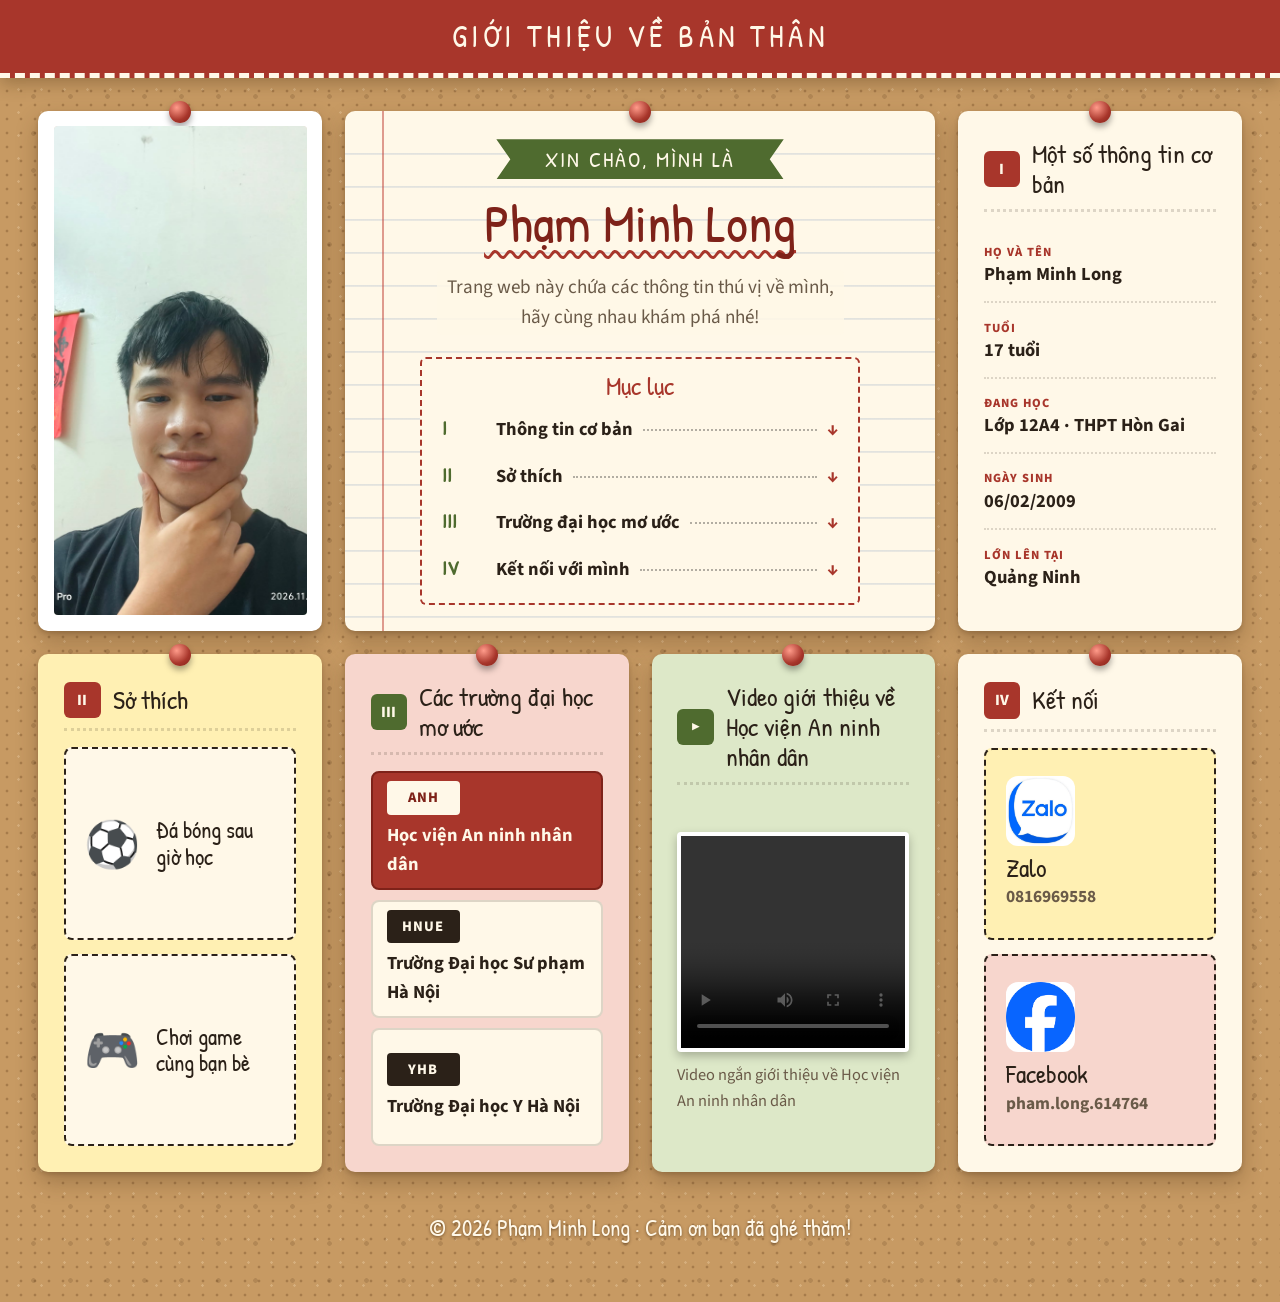
<file: index.html>
<!DOCTYPE html>
<html lang="vi">
<head>
  <meta charset="UTF-8">
  <meta name="viewport" content="width=device-width, initial-scale=1.0">
  <meta name="theme-color" content="#a8362b">
  <meta name="description" content="Trang giới thiệu bản thân của Phạm Minh Long - học sinh lớp 12A4 Trường THPT Hòn Gai.">
  <title>Minh Long 12A4</title>
  <script>document.documentElement.classList.add('js');</script>
  <link rel="preconnect" href="https://fonts.googleapis.com">
  <link rel="preconnect" href="https://fonts.gstatic.com" crossorigin>
  <link href="https://fonts.googleapis.com/css2?family=Patrick+Hand&family=Source+Sans+3:wght@400;600;700;800&display=swap" rel="stylesheet">
  <link rel="stylesheet" href="style.css?v=6">
</head>
<body>

  <header class="bar"><h1>Giới thiệu về bản thân</h1></header>

  <div class="wrap">
    <div class="board">

      <!-- Hàng 1: ảnh | giới thiệu -->
      <div class="note t-photo">
        <div class="photo-frame">
          <img src="long.jpg" alt="Ảnh Phạm Minh Long">
        </div>
      </div>

      <header class="note t-intro reveal">
        <div class="ribbon"><span>Xin chào, mình là</span></div>
        <p class="name"><span>Phạm Minh Long</span></p>
        <p class="bio"><span>Trang web này chứa các thông tin thú vị về mình,</span> <span>hãy cùng nhau khám phá nhé!</span></p>

        <nav class="toc" aria-label="Mục lục">
          <p class="toc-title">Mục lục</p>
          <ol>
            <li><a href="#thong-tin"><i>I</i><span>Thông tin cơ bản</span><em></em><b>↓</b></a></li>
            <li><a href="#so-thich"><i>II</i><span>Sở thích</span><em></em><b>↓</b></a></li>
            <li><a href="#dai-hoc"><i>III</i><span>Trường đại học mơ ước</span><em></em><b>↓</b></a></li>
            <li><a href="#ket-noi"><i>IV</i><span>Kết nối với mình</span><em></em><b>↓</b></a></li>
          </ol>
        </nav>
      </header>

      <!-- Hàng 2: ba thẻ bằng nhau -->
      <section class="note t-info reveal" id="thong-tin">
        <h2><span class="no">I</span>Một số thông tin cơ bản</h2>
        <ul class="rows">
          <li><small>Họ và tên</small><strong>Phạm Minh Long</strong></li>
          <li><small>Tuổi</small><strong>17 tuổi</strong></li>
          <li><small>Đang học</small><strong>Lớp 12A4 · THPT Hòn Gai</strong></li>
          <li><small>Ngày sinh</small><strong>06/02/2009</strong></li>
          <li><small>Lớn lên tại</small><strong>Quảng Ninh</strong></li>
        </ul>
      </section>

      <section class="note t-hob reveal" id="so-thich">
        <h2><span class="no">II</span>Sở thích</h2>
        <div class="hobbies">
          <div class="hobby"><span>⚽</span>Đá bóng sau giờ học</div>
          <div class="hobby"><span>🎮</span>Chơi game cùng bạn bè</div>
        </div>
      </section>

      <section class="note t-uni reveal" id="dai-hoc">
        <h2><span class="no">III</span>Các trường đại học mơ ước</h2>
        <ol class="unis">
          <li><span class="code">ANH</span>Học viện An ninh nhân dân</li>
          <li><span class="code">HNUE</span>Trường Đại học Sư phạm Hà Nội</li>
          <li><span class="code">YHB</span>Trường Đại học Y Hà Nội</li>
        </ol>
      </section>

      <!-- Hàng 3: hai thẻ bằng nhau -->
      <section class="note t-video reveal" id="video">
        <h2><span class="no">▶</span>Video giới thiệu về Học viện An ninh nhân dân</h2>
        <figure>
          <video controls preload="metadata" src="long.mp4">Trình duyệt của bạn không hỗ trợ video.</video>
          <figcaption>Video ngắn giới thiệu về Học viện An ninh nhân dân</figcaption>
        </figure>
      </section>

      <section class="note t-contact reveal" id="ket-noi">
        <h2><span class="no">IV</span>Kết nối</h2>
        <div class="links">
          <a class="link" href="https://zalo.me/0816969558" target="_blank" rel="noopener">
            <img src="zalo.jpg" alt="Zalo"><span><b>Zalo</b><small>0816969558</small></span>
          </a>
          <a class="link" href="https://www.facebook.com/pham.long.614764" target="_blank" rel="noopener">
            <img src="fb.png" alt="Facebook"><span><b>Facebook</b><small>pham.long.614764</small></span>
          </a>
        </div>
      </section>

    </div>

    <footer>© 2026 Phạm Minh Long · Cảm ơn bạn đã ghé thăm!</footer>
  </div>

  <script>
    (function () {
      var els = document.querySelectorAll('.reveal');
      if (!('IntersectionObserver' in window)) { els.forEach(function (e) { e.classList.add('in'); }); return; }
      var io = new IntersectionObserver(function (entries) {
        entries.forEach(function (en) {
          if (en.isIntersecting) { en.target.classList.add('in'); io.unobserve(en.target); }
        });
      }, { threshold: 0.12 });
      els.forEach(function (e) { io.observe(e); });
    })();
  </script>
</body>
</html>
</file>
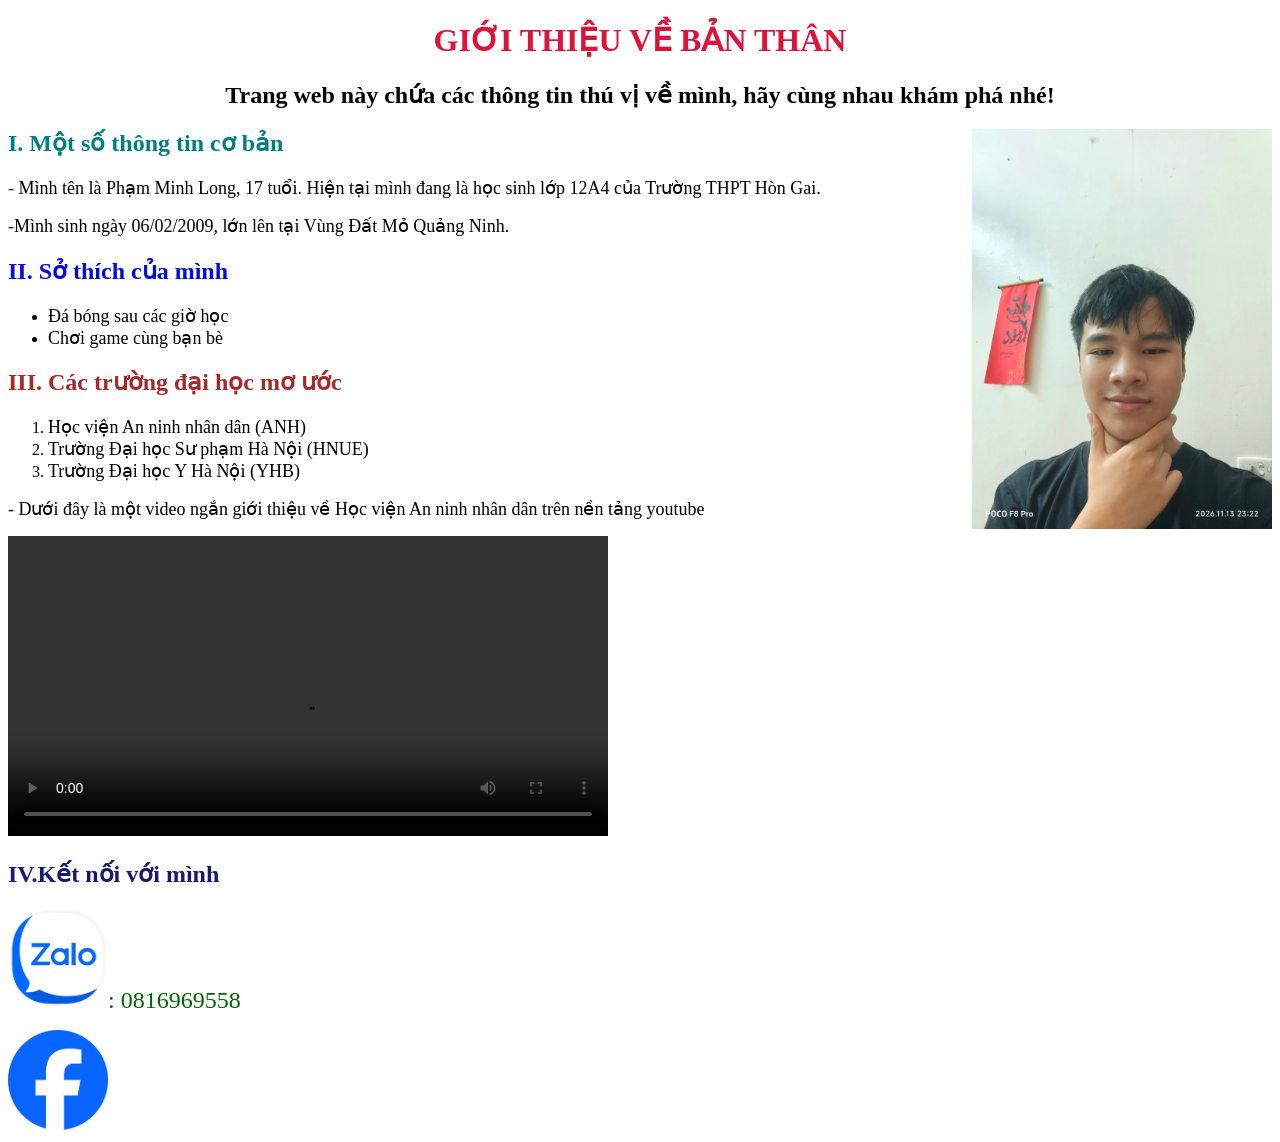
<file: main.html>
<!DOCTYPE html>
<html lang="vi">
<head>
    <meta charset="UTF-8">
    <meta name="viewport" content="width=device-width, initial-scale=1.0">
    <title>Minh Long 12A4</title>
</head>
<body>
    <h1 align="center"><font color="crimson" face="Verdana">GIỚI THIỆU VỀ BẢN THÂN</font></h1>
    <h2 align="center"><font color="" face="Tahoma">Trang web này chứa các thông tin thú vị về mình, hãy cùng nhau khám phá nhé!</font></h2>
    <h2><font color="Teal" face="Tahoma">I. Một số thông tin cơ bản</font><img width="300" align="right" src="long.jpg"></h2>
    <p><font size="4" color="" face="Tahoma">- Mình tên là Phạm Minh Long, 17 tuổi. Hiện tại mình đang là học sinh lớp 12A4 của Trường THPT Hòn Gai. </font> </p>
    <p><font size="4" color="" face="Tahoma">-Mình sinh ngày 06/02/2009, lớn lên tại Vùng Đất Mỏ Quảng Ninh.</font></p>
    <h2><font color="Royal Blue" face="Tahoma">II. Sở thích của mình</font></h2>
    <ul style="list-style-type: disc;">
        <li><font size="4" color="" face="Tahoma">Đá bóng sau các giờ học</font></li>
        <li><font size="4" color="" face="Tahoma">Chơi game cùng bạn bè</font></li>
    </ul>
    <h2><font color="Brown" face="Tahoma">III. Các trường đại học mơ ước</font></h2>
    <ol type="1">
        <li><font size="4" color="" face="Tahoma">Học viện An ninh nhân dân (ANH)</font></li>
        <li><font size="4" color="" face="Tahoma">Trường Đại học Sư phạm Hà Nội (HNUE)</font></li>
        <li><font size="4" color="" face="Tahoma">Trường Đại học Y Hà Nội (YHB)</font></li>
    </ol>
    <p><font size="4" color="" face="Tahoma">- Dưới đây là một video ngắn giới thiệu về Học viện An ninh nhân dân trên nền tảng youtube</font></p>
    <video width="600" controls>
            <source src="long.mp4"
                    type="video/mp4">
    </video>
    <h2><font color="#191970"face="Tahoma">IV.Kết nối với mình</font></h2>
    <p><img width="100" src="zalo.jpg" width="150"><font size="5" color="#006400" face="Tahoma">: 0816969558</font></p>
    <a href="https://www.facebook.com/pham.long.614764" target="_blank">
    <img width="100" src="fb.png" width="150">
</a>
</body>
</html>
</file>
<file: style.css>
/* Giao diện "bảng ghim giấy" (cork board): nền nút chai, đỏ gạch, kem, xanh rêu.
   Bố cục lưới đều toàn màn hình: hàng 1 (ảnh | giới thiệu), hàng 2 (3 thẻ bằng nhau), hàng 3 (2 thẻ bằng nhau).
   Mọi tờ giấy đặt thẳng hàng, không nghiêng, ảnh đại diện không bị gì đè lên. */
:root {
  /* Vị trí ảnh trong khung: 0% = thấy phần trên của ảnh, 100% = thấy phần dưới. Tăng số này để ĐẨY ẢNH LÊN, giảm để kéo xuống. */
  --photo-y: 42%;
  --cork: #c79a63;
  --brick: #a8362b;
  --brick-dark: #7e2219;
  --cream: #fff8e8;
  --yellow: #fff0b3;
  --rose: #f7d6cd;
  --moss: #dde8c8;
  --moss-dark: #4f6b2f;
  --ink: #2b2118;
  --ink-soft: #6a5a48;
  --line: rgba(43, 33, 24, .16);
  --gap: clamp(18px, 1.8vw, 34px);
  --radius: 10px;
  --shadow: 0 10px 22px rgba(60, 35, 10, .28), 0 2px 4px rgba(60, 35, 10, .2);
}

* { box-sizing: border-box; margin: 0; padding: 0; }
html { scroll-behavior: smooth; font-size: clamp(16px, 0.5vw + 11px, 21px); }

body {
  font-family: "Source Sans 3", system-ui, -apple-system, "Segoe UI", Roboto, sans-serif;
  font-size: 1.06rem; line-height: 1.6; color: var(--ink);
  background-color: var(--cork);
  background-image:
    radial-gradient(rgba(90, 55, 20, .30) 1.2px, transparent 1.7px),
    radial-gradient(rgba(255, 235, 200, .25) 1px, transparent 1.5px),
    radial-gradient(rgba(70, 40, 12, .16) 2px, transparent 2.6px);
  background-size: 14px 14px, 23px 23px, 37px 37px;
  background-position: 0 0, 7px 9px, 15px 4px;
  min-height: 100vh;
}
a { color: inherit; text-decoration: none; }
:focus-visible { outline: 3px solid var(--brick-dark); outline-offset: 3px; }

/* ---------- Thanh tiêu đề đỏ gạch ---------- */
.bar {
  background: var(--brick); color: var(--cream); text-align: center;
  padding: clamp(14px, 1.4vw, 26px) 16px; border-bottom: 5px dashed var(--cream);
  box-shadow: 0 6px 16px rgba(60, 35, 10, .3);
}
.bar h1 {
  font-family: "Patrick Hand", "Source Sans 3", sans-serif; font-weight: 400; letter-spacing: .14em;
  text-transform: uppercase; font-size: clamp(1.3rem, 2.4vw, 2.4rem); line-height: 1.2;
}

/* ---------- Khung toàn màn hình ---------- */
.wrap { width: 100%; max-width: 2200px; margin: 0 auto; padding: clamp(24px, 2.6vw, 48px) clamp(16px, 3vw, 64px) 56px; }
.board { display: grid; grid-template-columns: repeat(4, minmax(0, 1fr)); gap: var(--gap); align-items: stretch; }

/* Hàng 1: ảnh (1 cột) | giới thiệu (2 cột) | thông tin (1 cột)
   Hàng 2: sở thích | đại học | video | kết nối (mỗi thẻ 1 cột) */
.t-photo, .t-info, .t-hob, .t-uni, .t-video, .t-contact { grid-column: span 1; }
.t-intro { grid-column: span 2; }

/* ---------- Tờ giấy ghim ---------- */
.note {
  position: relative; background: var(--cream); border-radius: var(--radius); box-shadow: var(--shadow);
  padding: clamp(26px, 2.2vw, 40px) clamp(20px, 2vw, 38px) clamp(22px, 2vw, 36px);
  display: flex; flex-direction: column; min-width: 0; scroll-margin-top: 20px;
}
.note::before {                               /* chiếc ghim */
  content: ""; position: absolute; top: -10px; left: 50%; width: 22px; height: 22px; margin-left: -11px; border-radius: 50%;
  background: radial-gradient(circle at 35% 30%, #ff9b8a, var(--brick) 60%, var(--brick-dark));
  box-shadow: 0 4px 6px rgba(0, 0, 0, .35);
}
.t-info { background: var(--cream); }
.t-hob { background: var(--yellow); }
.t-uni { background: var(--rose); }
.t-video { background: var(--moss); }
.t-contact { background: var(--cream); }

.note h2 {
  font-family: "Patrick Hand", "Source Sans 3", sans-serif; font-weight: 400; font-size: clamp(1.5rem, 1.8vw, 2.2rem);
  line-height: 1.15; margin-bottom: 16px; padding-bottom: 10px; border-bottom: 3px dotted var(--line);
  display: flex; align-items: center; gap: 12px;
}
.note h2 .no {
  flex: none; min-width: 2.1rem; height: 2.1rem; padding: 0 8px; border-radius: 6px; display: grid; place-items: center;
  font-family: "Source Sans 3", sans-serif; font-weight: 800; font-size: .9rem; background: var(--brick); color: var(--cream);
}
.t-uni h2 .no, .t-video h2 .no { background: var(--moss-dark); }

/* ---------- Hàng 1: ảnh | giới thiệu ---------- */
.t-photo { padding: clamp(14px, 1.2vw, 22px); background: #fff; }
.photo-frame { position: relative; flex: 1; min-height: clamp(300px, 28vw, 620px); background: linear-gradient(150deg, var(--rose), var(--moss)); border-radius: 4px; overflow: hidden; }
.photo-frame img { position: absolute; inset: 0; width: 100%; height: 100%; object-fit: cover; object-position: 50% var(--photo-y); display: block; }

/* Ô giới thiệu: trang vở kẻ ngang, căn giữa, ruy băng + con dấu tròn */
.t-intro {
  container-type: inline-size; justify-content: center; align-items: center; text-align: center;
  background-color: var(--cream);
  background-image:
    linear-gradient(90deg, transparent 2.1rem, rgba(190, 60, 50, .5) 2.1rem, rgba(190, 60, 50, .5) calc(2.1rem + 2px), transparent calc(2.1rem + 2px)),
    repeating-linear-gradient(to bottom, transparent 0, transparent calc(1.9rem - 1px), rgba(70, 110, 170, .28) calc(1.9rem - 1px), rgba(70, 110, 170, .28) 1.9rem);
  background-position: 0 0, 0 .6rem;
}
.ribbon {
  background: var(--moss-dark); color: var(--cream); padding: 6px 2.8rem; margin-bottom: 14px;
  font-family: "Patrick Hand", sans-serif; font-size: 1.25rem; letter-spacing: .1em; text-transform: uppercase; line-height: 1.3;
  clip-path: polygon(0 0, 100% 0, calc(100% - 14px) 50%, 100% 100%, 0 100%, 14px 50%);
}
.name { max-width: 100%; font-family: "Patrick Hand", "Source Sans 3", sans-serif; font-weight: 400; line-height: 1.12; white-space: nowrap; font-size: clamp(1.9rem, 5vw, 4rem); color: var(--brick-dark); }
.name span { text-decoration: underline wavy var(--brick); text-decoration-thickness: 3px; text-underline-offset: .14em; text-decoration-skip-ink: none; }
@supports (width: 1cqi) { .name { font-size: clamp(1.9rem, 10cqi, 5.4rem); } }
.bio { color: var(--ink-soft); font-size: 1.1rem; text-wrap: balance; background: rgba(255, 248, 232, .85); padding: 2px 10px; border-radius: 4px; }
.bio span { display: block; text-wrap: balance; }

.name { margin-bottom: 16px; }
.toc { width: min(100%, 440px); margin-top: 22px; background: var(--cream); border: 2px dashed var(--brick); border-radius: 6px; padding: 14px 20px 12px; text-align: left; }
.toc-title { font-family: "Patrick Hand", sans-serif; font-size: 1.5rem; color: var(--brick); text-align: center; line-height: 1; margin-bottom: 6px; }
.toc ol { list-style: none; margin: 0; padding: 0; }
.toc a { display: flex; align-items: baseline; gap: 10px; padding: 7px 0; font-weight: 700; transition: .2s; }
.toc i { font-style: normal; font-family: "Patrick Hand", sans-serif; color: var(--moss-dark); min-width: 2.2em; font-size: 1.15rem; }
.toc em { flex: 1; border-bottom: 2px dotted rgba(0,0,0,.3); transform: translateY(-4px); min-width: 12px; }
.toc b { color: var(--brick); }
.toc a:hover { color: var(--brick); transform: translateX(4px); }

/* ---------- Nội dung các thẻ: giãn đều để cao bằng nhau ---------- */
.rows { list-style: none; flex: 1; display: grid; grid-auto-rows: 1fr; }
.rows li { display: flex; flex-direction: column; justify-content: center; gap: 1px; padding: 6px 0; border-bottom: 2px dotted var(--line); }
.rows li:last-child { border-bottom: 0; }
.rows small { font-weight: 800; letter-spacing: .08em; text-transform: uppercase; font-size: .72rem; color: var(--brick); flex: none; }
.rows strong { text-align: left; font-weight: 700; line-height: 1.3; }

.hobbies { flex: 1; display: grid; grid-template-columns: 1fr; grid-auto-rows: 1fr; gap: 14px; }
.hobby {
  display: flex; flex-direction: row; align-items: center; justify-content: flex-start; gap: 16px; text-align: left;
  background: var(--cream); border: 2px dashed var(--ink); border-radius: 8px; padding: 14px 18px;
  font-family: "Patrick Hand", sans-serif; font-size: 1.3rem; line-height: 1.15; transition: transform .25s; overflow-wrap: anywhere;
}
.hobby:hover { transform: translateY(-4px); }
.hobby span { font-size: 2.6rem; line-height: 1; flex: none; }

.unis { list-style: none; flex: 1; display: grid; grid-auto-rows: 1fr; gap: 10px; }
.unis li { display: flex; align-items: center; gap: 14px; padding: 8px 14px; border-radius: 8px; background: var(--cream); font-weight: 700; border: 2px solid var(--line); transition: transform .25s; }
.unis li:hover { transform: translateX(6px); }
.unis li:first-child { background: var(--brick); color: var(--cream); border-color: var(--brick-dark); }
.unis .code { flex: none; min-width: 4.2rem; text-align: center; font-weight: 800; font-size: .84rem; letter-spacing: .06em; padding: 5px 10px; border-radius: 4px; background: var(--ink); color: var(--cream); }
.unis li:first-child .code { background: var(--cream); color: var(--brick-dark); }

.t-video figure { margin: 0; flex: 1; display: flex; flex-direction: column; justify-content: center; }
.t-video video { width: 100%; height: clamp(220px, 15vw, 330px); display: block; border: 4px solid #fff; border-radius: 4px; background: #000; object-fit: contain; flex: none; box-shadow: 0 4px 10px rgba(0, 0, 0, .25); }
.t-video figcaption { margin-top: 10px; color: var(--ink-soft); font-size: .94rem; }

.links { flex: 1; display: grid; grid-auto-rows: 1fr; gap: 14px; }
.link { display: flex; align-items: center; gap: 16px; padding: 14px 20px; border-radius: 8px; background: var(--yellow); border: 2px dashed var(--ink); transition: .25s; min-width: 0; }
.link:nth-child(2) { background: var(--rose); }
.link:hover { background: var(--moss); transform: translateY(-3px); }
.link img { width: 4rem; height: 4rem; border-radius: 12px; object-fit: cover; background: #fff; flex: none; }
.link span { min-width: 0; overflow-wrap: break-word; }
.link small { overflow-wrap: anywhere; }
.link b { display: block; font-family: "Patrick Hand", sans-serif; font-weight: 400; font-size: 1.5rem; line-height: 1.1; }
.link small { color: var(--ink-soft); font-weight: 700; font-size: 1rem; }

/* Thẻ hẹp (cột 1/4): nội dung xếp dọc để chữ không bị bẻ giữa từ */
.t-uni, .t-contact { container-type: inline-size; }
@container (max-width: 400px) {
  .link { flex-direction: column; align-items: flex-start; justify-content: center; gap: 8px; }
  .unis li { flex-direction: column; align-items: flex-start; justify-content: center; gap: 6px; }
}

footer { text-align: center; margin-top: 38px; color: var(--cream); font-family: "Patrick Hand", sans-serif; font-size: 1.3rem; text-shadow: 0 1px 3px rgba(60, 35, 10, .6); }

/* ---------- Hiệu ứng xuất hiện (không áp lên ảnh) ---------- */
.js .reveal { opacity: 0; transform: translateY(18px); transition: opacity .6s ease, transform .6s ease; }
.js .reveal.in { opacity: 1; transform: none; }
@media (prefers-reduced-motion: reduce) {
  html { scroll-behavior: auto; }
  .js .reveal { opacity: 1; transform: none; transition: none; }
  .toc a, .hobby, .unis li, .link { transition: none; }
}

/* ---------- Máy tính bảng: 2 cột, các cặp thẻ bằng nhau ---------- */
@media (max-width: 1199px) {
  .board { grid-template-columns: repeat(2, minmax(0, 1fr)); }
  .t-intro { grid-column: span 1; }
  .t-uni { order: 5; } .t-contact { order: 6; }
  .t-video { order: 7; grid-column: 1 / -1; }
  .t-video video { height: clamp(240px, 36vw, 380px); }
}
/* ---------- Điện thoại: một cột ---------- */
@media (max-width: 700px) {
  .board { grid-template-columns: minmax(0, 1fr); }
  .t-photo, .t-intro, .t-info, .t-hob, .t-uni, .t-video, .t-contact { grid-column: 1 / -1; }
  .photo-frame { min-height: 0; aspect-ratio: 4 / 4.2; flex: none; }
  .rows li { padding: 12px 0; }
  .unis li { min-height: 3.4rem; }
  .t-video video { height: auto; aspect-ratio: 16 / 9; }
}
</file>
